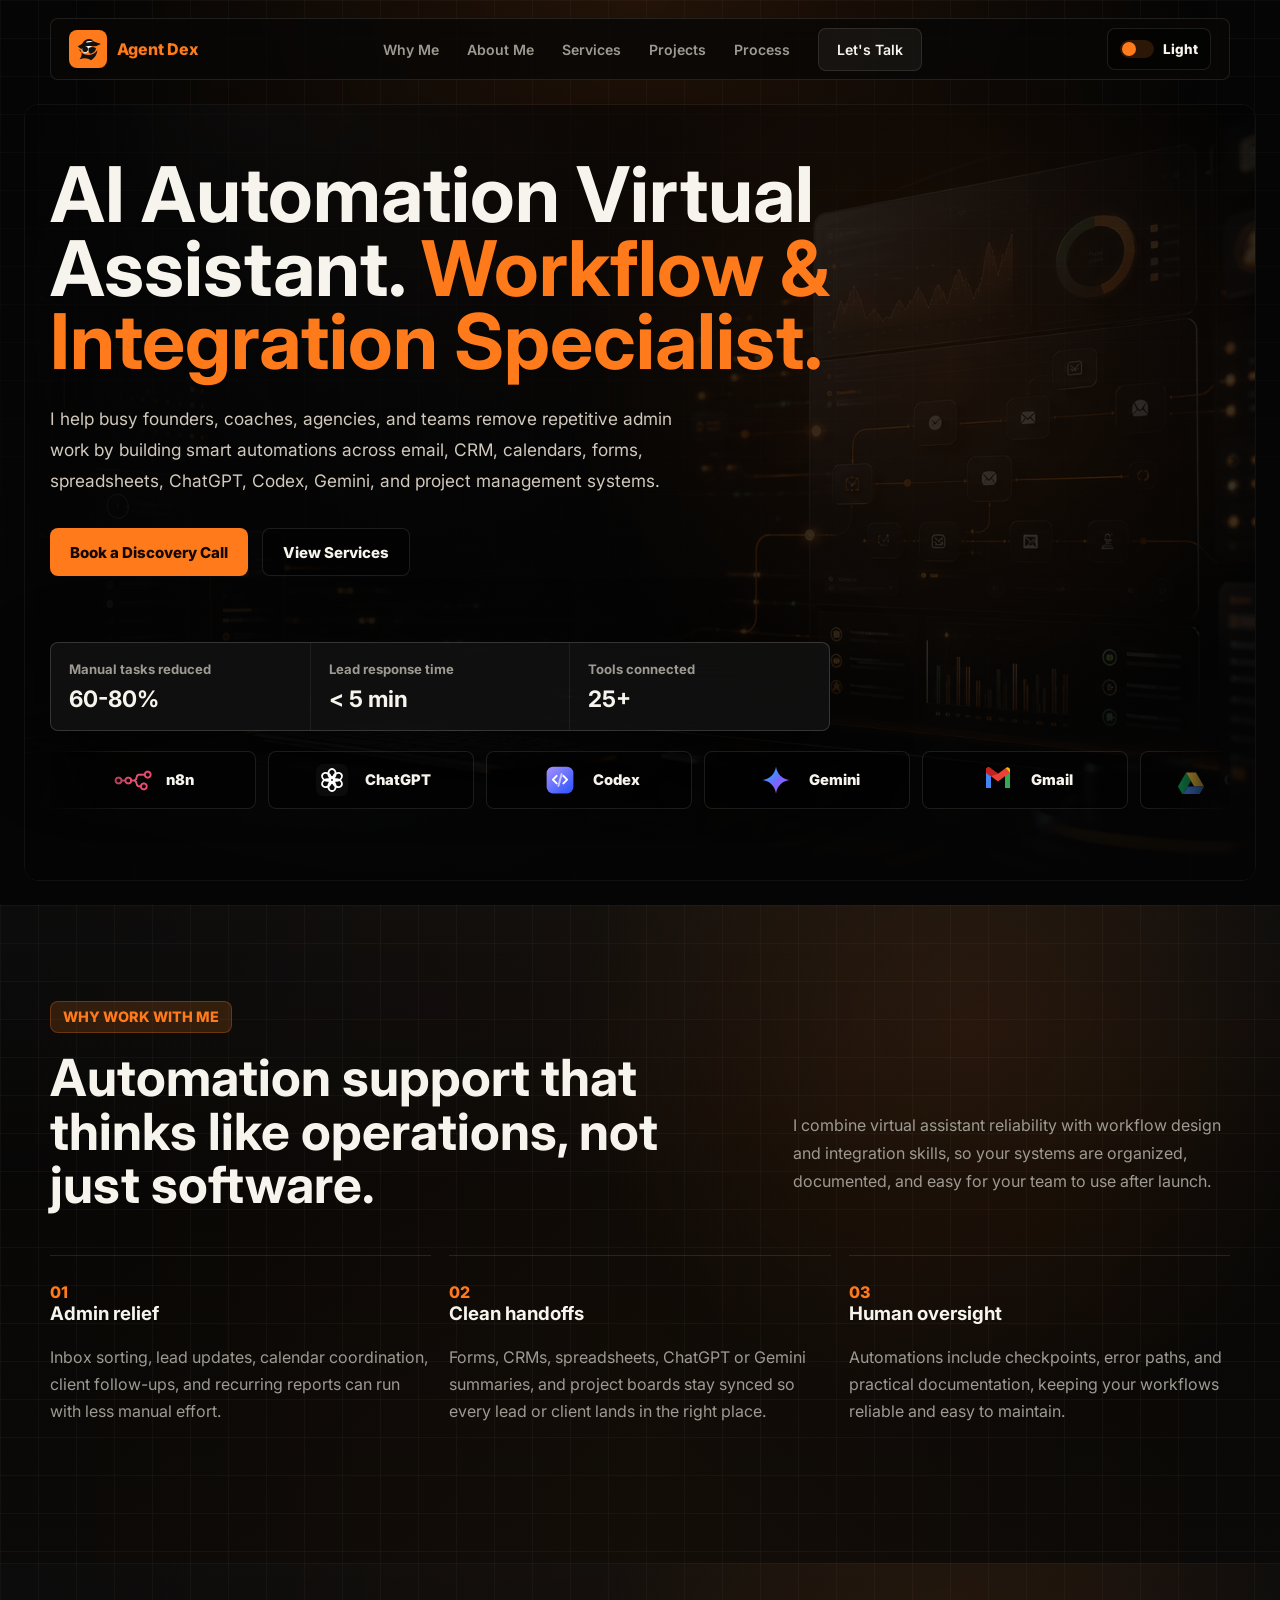
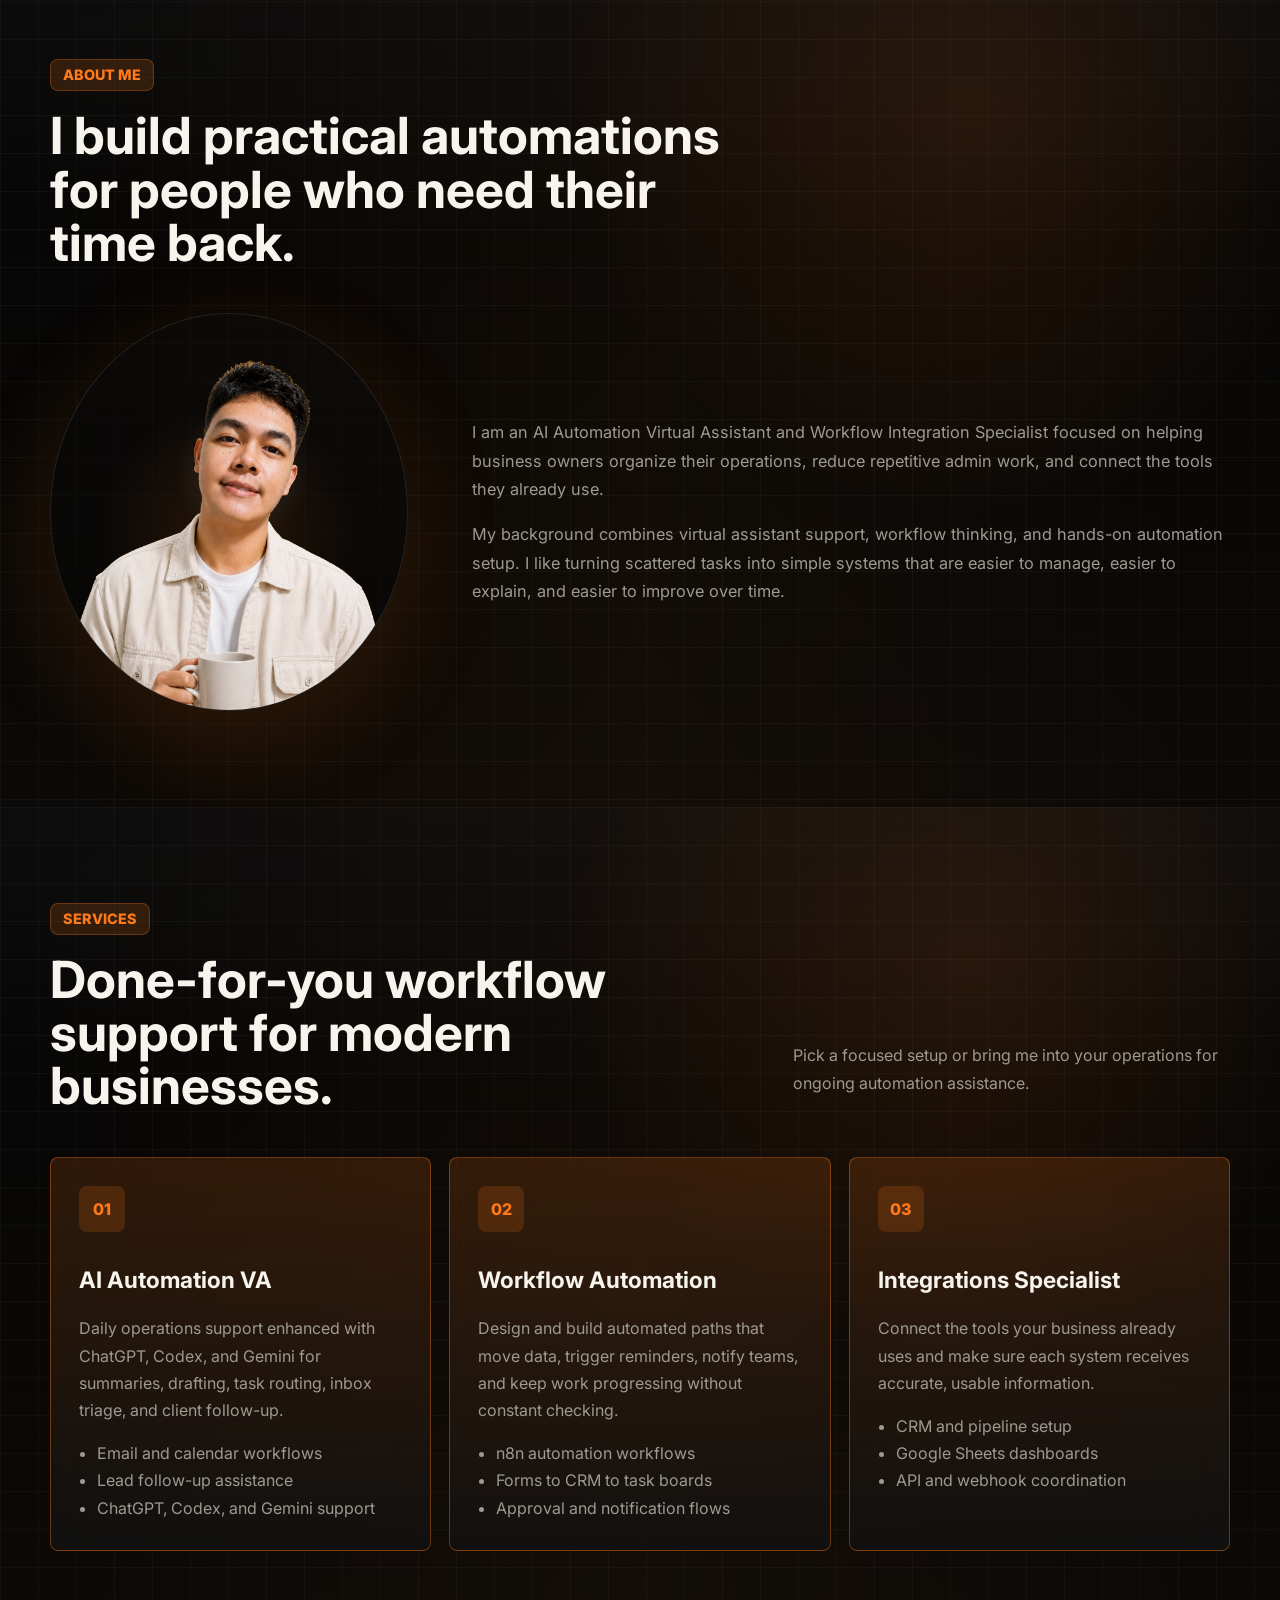
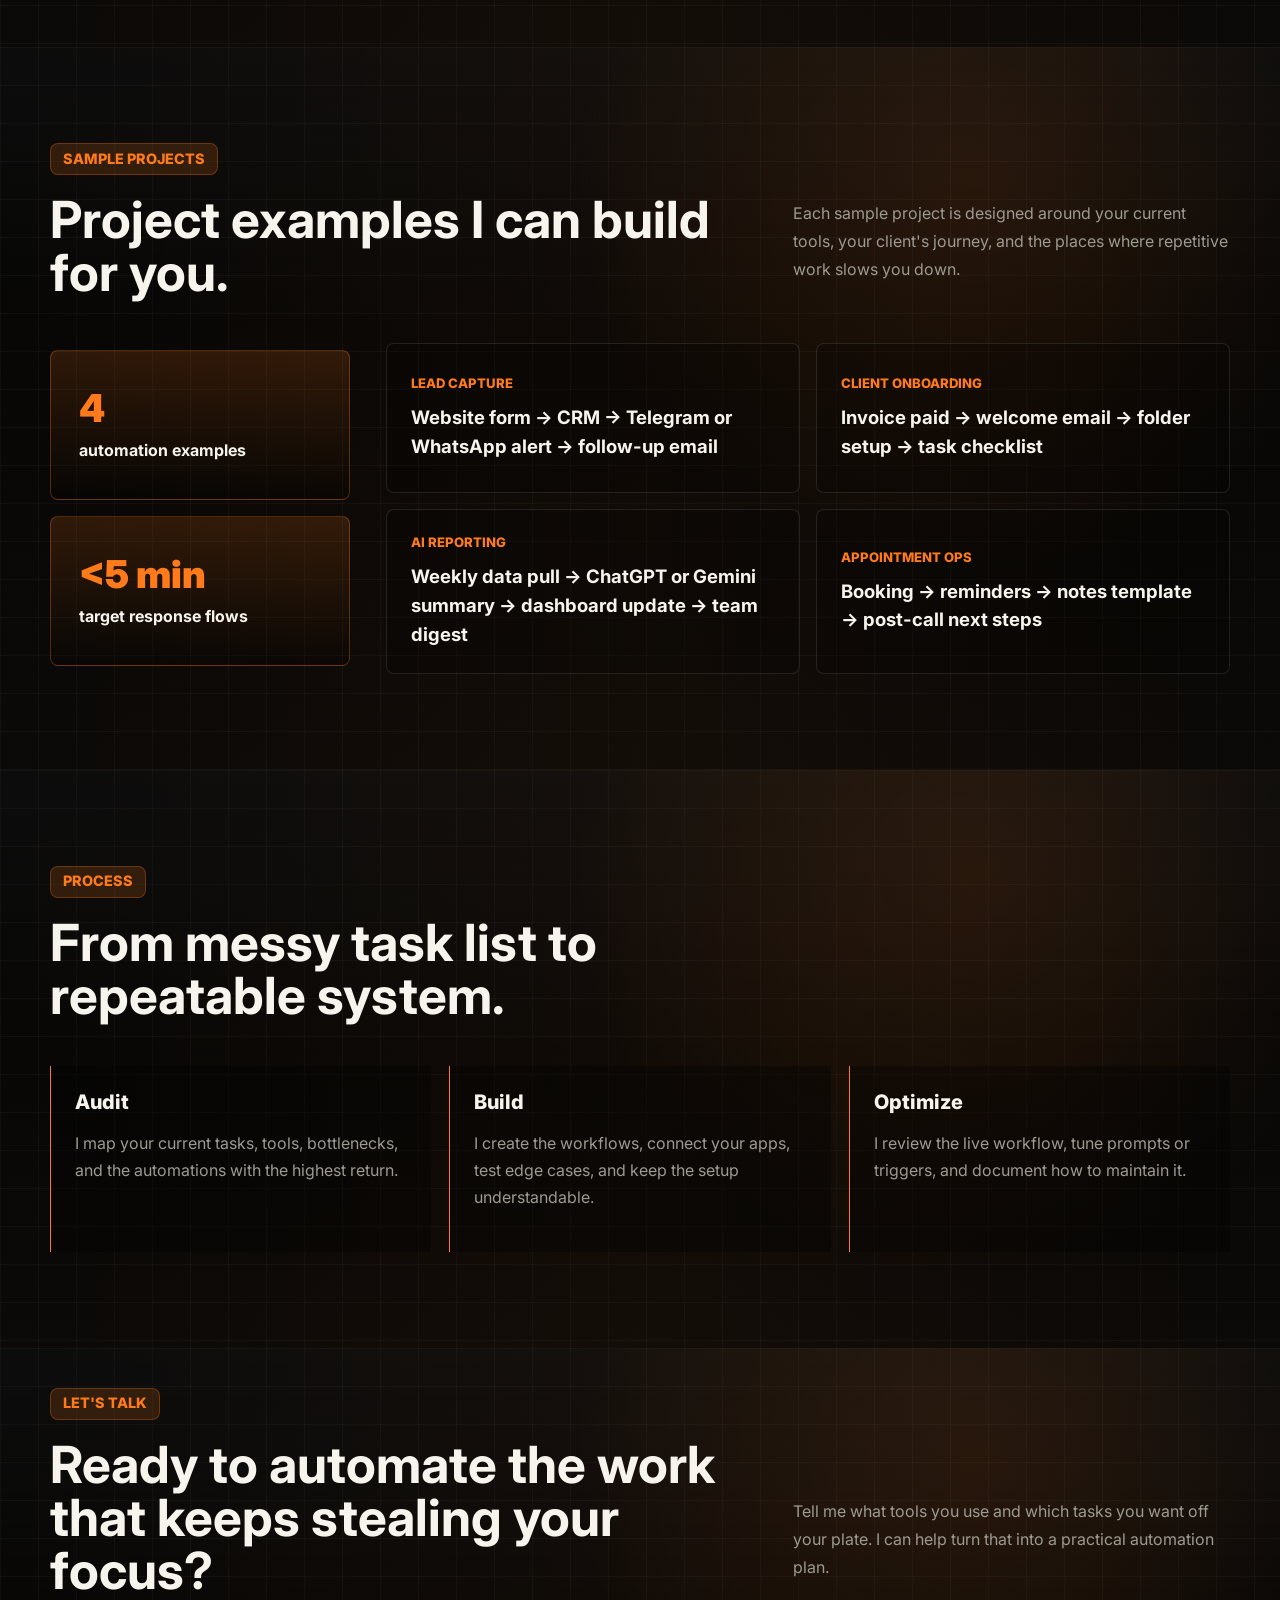
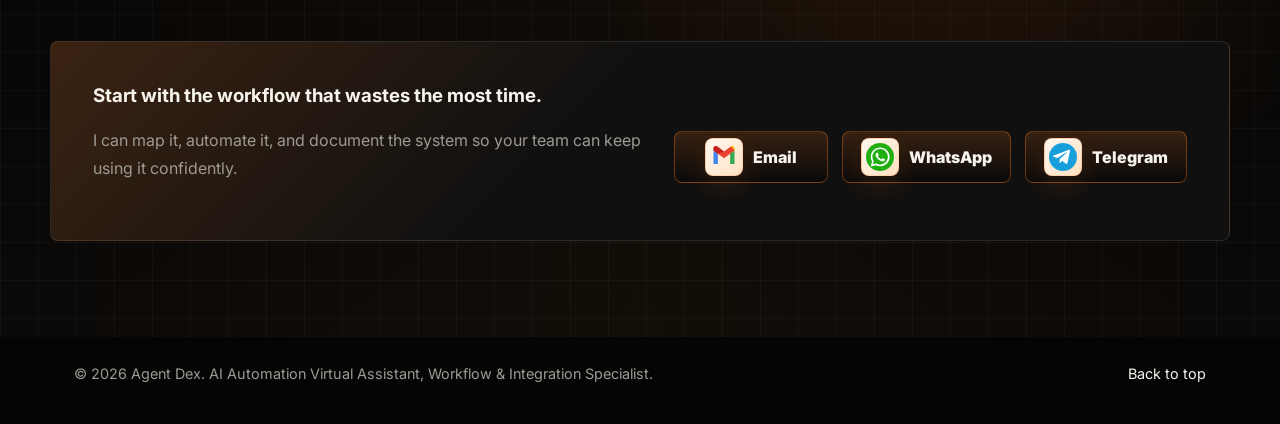
<file: index.html>
<!DOCTYPE html>
<html lang="en">
<head>
  <meta charset="UTF-8" />
  <meta name="viewport" content="width=device-width, initial-scale=1.0" />
  <meta name="description" content="Agent Dex portfolio for AI Automation Virtual Assistant, Workflow & Integration Specialist services." />
  <title>Agent Dex | AI Automation Virtual Assistant</title>
  <link rel="preconnect" href="https://fonts.googleapis.com" />
  <link rel="preconnect" href="https://fonts.gstatic.com" crossorigin />
  <link href="https://fonts.googleapis.com/css2?family=Inter:wght@400;500;600;700;800&display=swap" rel="stylesheet" />
  <link rel="stylesheet" href="assets/css/styles.css?v=20260521-23" />
</head>
<body>
  <!-- Header / Navigation -->
  <header class="site-header" id="top">
    <nav class="nav-shell" aria-label="Primary navigation">
      <a class="brand" href="#top" aria-label="Agent Dex home">
        <span class="brand-mark">
          <svg viewBox="0 0 96 96" aria-hidden="true" focusable="false">
            <path d="M15 39c10-3 15-9 22-15 8-7 18-7 28-1 7 5 14 7 23 8-6 6-18 9-29 8-11-1-21 2-29 9-5-1-10-4-15-9Z" />
            <path d="M31 29c6-11 18-16 31-11l-2 17c-11-3-20-1-29 6V29Z" />
            <path d="M18 48c9 13 17 19 31 19 11 0 20-4 29-15-1 13-8 25-20 32-10-7-22-9-37-3 7-8 9-17 4-28-3-2-5-3-7-5Z" />
            <path class="brand-logo-face" d="M30 47c8-8 18-10 30-7-3 12-11 20-22 22-6-3-9-8-8-15Z" />
            <circle cx="39" cy="49" r="9" />
            <path d="M50 45c9-5 17-4 24 1-3 9-9 15-18 17-6-3-8-9-6-18Z" />
            <path d="M59 23c12 2 22 5 30 10-11 0-20-2-30-6v-4Z" />
            <path class="brand-logo-shine" d="M43 24c8-3 16-2 22 2-8-1-15 0-22 2v-4Z" />
          </svg>
        </span>
        <span>Agent Dex</span>
      </a>
      <div class="nav-actions">
        <button class="theme-toggle" type="button" data-theme-toggle aria-label="Switch to light mode" aria-pressed="false">
          <span class="toggle-track" aria-hidden="true">
            <span class="toggle-dot"></span>
          </span>
          <span class="toggle-text" data-theme-label>Light</span>
        </button>
        <button class="nav-toggle" type="button" aria-label="Open menu" aria-expanded="false">
          <span aria-hidden="true"></span>
          <span aria-hidden="true"></span>
        </button>
      </div>
      <div class="nav-links" data-nav-links>
        <a href="#why">Why Me</a>
        <a href="#about">About Me</a>
        <a href="#services">Services</a>
        <a href="#workflows">Projects</a>
        <a href="#process">Process</a>
        <a href="#contact" class="nav-cta">Let's Talk</a>
      </div>
    </nav>
  </header>

  <main>
    <!-- Hero -->
    <section class="hero section-pad">
      <div class="hero-bg" aria-hidden="true">
        <img src="assets/images/automation-command-center.png" alt="" />
      </div>
      <div class="hero-grid">
        <div class="hero-copy">
          <h1>
            AI Automation Virtual Assistant.
            <span>Workflow & Integration Specialist.</span>
          </h1>
          <p>
            I help busy founders, coaches, agencies, and teams remove repetitive admin work by building smart automations across email, CRM, calendars, forms, spreadsheets, ChatGPT, Codex, Gemini, and project management systems.
          </p>
          <div class="hero-actions">
            <a class="btn btn-primary" href="#contact">Book a Discovery Call</a>
            <a class="btn btn-secondary" href="#services">View Services</a>
          </div>
        </div>
        <div class="hero-metrics" aria-label="Automation results snapshot">
          <div>
            <span>Manual tasks reduced</span>
            <strong>60-80%</strong>
          </div>
          <div>
            <span>Lead response time</span>
            <strong>&lt; 5 min</strong>
          </div>
          <div>
            <span>Tools connected</span>
            <strong>25+</strong>
          </div>
        </div>
      </div>
      <div class="tool-strip" aria-label="Tools supported">
        <div class="tool-marquee">
          <div class="tool-track">
            <span class="logo-chip"><img src="assets/images/logos/n8n-mark.png" alt="" /><span>n8n</span></span>
            <span class="logo-chip"><img src="assets/images/logos/chatgpt.svg" alt="" /><span>ChatGPT</span></span>
            <span class="logo-chip"><img src="assets/images/logos/codex.svg" alt="" /><span>Codex</span></span>
            <span class="logo-chip"><img src="assets/images/logos/gemini.svg" alt="" /><span>Gemini</span></span>
            <span class="logo-chip"><img src="assets/images/logos/gmail.svg" alt="" /><span>Gmail</span></span>
            <span class="logo-chip"><img src="assets/images/logos/google-drive.svg" alt="" /><span>Google Drive</span></span>
            <span class="logo-chip"><img src="assets/images/logos/zoho-crm.svg" alt="" /><span>Zoho CRM</span></span>
            <span class="logo-chip"><img src="assets/images/logos/google-sheets.svg" alt="" /><span>Google Sheets</span></span>
            <span class="logo-chip"><img src="assets/images/logos/google-calendar.svg" alt="" /><span>Calendar</span></span>
            <span class="logo-chip"><img src="assets/images/logos/telegram.svg" alt="" /><span>Telegram</span></span>
            <span class="logo-chip"><img src="assets/images/logos/facebook.svg" alt="" /><span>Facebook</span></span>
            <span class="logo-chip"><img src="assets/images/logos/api-integration.svg" alt="" /><span>API Integration</span></span>
            <span class="logo-chip" aria-hidden="true"><img src="assets/images/logos/n8n-mark.png" alt="" /><span>n8n</span></span>
            <span class="logo-chip" aria-hidden="true"><img src="assets/images/logos/chatgpt.svg" alt="" /><span>ChatGPT</span></span>
            <span class="logo-chip" aria-hidden="true"><img src="assets/images/logos/codex.svg" alt="" /><span>Codex</span></span>
            <span class="logo-chip" aria-hidden="true"><img src="assets/images/logos/gemini.svg" alt="" /><span>Gemini</span></span>
            <span class="logo-chip" aria-hidden="true"><img src="assets/images/logos/gmail.svg" alt="" /><span>Gmail</span></span>
            <span class="logo-chip" aria-hidden="true"><img src="assets/images/logos/google-drive.svg" alt="" /><span>Google Drive</span></span>
            <span class="logo-chip" aria-hidden="true"><img src="assets/images/logos/zoho-crm.svg" alt="" /><span>Zoho CRM</span></span>
            <span class="logo-chip" aria-hidden="true"><img src="assets/images/logos/google-sheets.svg" alt="" /><span>Google Sheets</span></span>
            <span class="logo-chip" aria-hidden="true"><img src="assets/images/logos/google-calendar.svg" alt="" /><span>Calendar</span></span>
            <span class="logo-chip" aria-hidden="true"><img src="assets/images/logos/telegram.svg" alt="" /><span>Telegram</span></span>
            <span class="logo-chip" aria-hidden="true"><img src="assets/images/logos/facebook.svg" alt="" /><span>Facebook</span></span>
            <span class="logo-chip" aria-hidden="true"><img src="assets/images/logos/api-integration.svg" alt="" /><span>API Integration</span></span>
          </div>
        </div>
      </div>
    </section>

    <!-- Value Proposition -->
    <section class="section-pad intro" id="why">
      <div class="section-heading">
        <div>
          <div class="section-kicker">Why Work With Me</div>
          <h2>Automation support that thinks like operations, not just software.</h2>
        </div>
        <p>
          I combine virtual assistant reliability with workflow design and integration skills, so your systems are organized, documented, and easy for your team to use after launch.
        </p>
      </div>
      <div class="proof-grid">
        <article>
          <span>01</span>
          <h3>Admin relief</h3>
          <p>Inbox sorting, lead updates, calendar coordination, client follow-ups, and recurring reports can run with less manual effort.</p>
        </article>
        <article>
          <span>02</span>
          <h3>Clean handoffs</h3>
          <p>Forms, CRMs, spreadsheets, ChatGPT or Gemini summaries, and project boards stay synced so every lead or client lands in the right place.</p>
        </article>
        <article>
          <span>03</span>
          <h3>Human oversight</h3>
          <p>Automations include checkpoints, error paths, and practical documentation, keeping your workflows reliable and easy to maintain.</p>
        </article>
      </div>
    </section>

    <!-- About Me -->
    <section class="section-pad about" id="about">
      <div class="section-heading">
        <div>
          <div class="section-kicker">About Me</div>
          <h2>I build practical automations for people who need their time back.</h2>
        </div>
      </div>
      <div class="about-layout">
        <div class="about-image">
          <img src="assets/images/dex-profile-transparent.png" alt="Agent Dex portrait" />
        </div>
        <div class="about-copy">
          <p>
            I am an AI Automation Virtual Assistant and Workflow Integration Specialist focused on helping business owners organize their operations, reduce repetitive admin work, and connect the tools they already use.
          </p>
          <p>
            My background combines virtual assistant support, workflow thinking, and hands-on automation setup. I like turning scattered tasks into simple systems that are easier to manage, easier to explain, and easier to improve over time.
          </p>
        </div>
      </div>
    </section>

    <!-- Services -->
    <section class="section-pad services" id="services">
      <div class="section-heading">
        <div>
          <div class="section-kicker">Services</div>
          <h2>Done-for-you workflow support for modern businesses.</h2>
        </div>
        <p>Pick a focused setup or bring me into your operations for ongoing automation assistance.</p>
      </div>
      <div class="service-grid">
        <article class="service-card">
          <div class="icon-box">01</div>
          <h3>AI Automation VA</h3>
          <p>Daily operations support enhanced with ChatGPT, Codex, and Gemini for summaries, drafting, task routing, inbox triage, and client follow-up.</p>
          <ul>
            <li>Email and calendar workflows</li>
            <li>Lead follow-up assistance</li>
            <li>ChatGPT, Codex, and Gemini support</li>
          </ul>
        </article>
        <article class="service-card featured">
          <div class="icon-box">02</div>
          <h3>Workflow Automation</h3>
          <p>Design and build automated paths that move data, trigger reminders, notify teams, and keep work progressing without constant checking.</p>
          <ul>
            <li>n8n automation workflows</li>
            <li>Forms to CRM to task boards</li>
            <li>Approval and notification flows</li>
          </ul>
        </article>
        <article class="service-card">
          <div class="icon-box">03</div>
          <h3>Integrations Specialist</h3>
          <p>Connect the tools your business already uses and make sure each system receives accurate, usable information.</p>
          <ul>
            <li>CRM and pipeline setup</li>
            <li>Google Sheets dashboards</li>
            <li>API and webhook coordination</li>
          </ul>
        </article>
      </div>
    </section>

    <!-- Sample Projects -->
    <section class="section-pad workflows" id="workflows">
      <div class="section-heading">
        <div>
          <div class="section-kicker">Sample Projects</div>
          <h2>Project examples I can build for you.</h2>
        </div>
        <p>Each sample project is designed around your current tools, your client's journey, and the places where repetitive work slows you down.</p>
      </div>
      <div class="workflow-board">
        <div class="project-summary">
          <div>
            <span>4</span>
            <strong>automation examples</strong>
          </div>
          <div>
            <span>&lt;5 min</span>
            <strong>target response flows</strong>
          </div>
        </div>
        <div class="workflow-list">
          <a class="workflow-item" href="/projects/lead-capture/">
            <span>Lead Capture</span>
            <strong>Website form -> CRM -> Telegram or WhatsApp alert -> follow-up email</strong>
          </a>
          <a class="workflow-item" href="/projects/client-onboarding/">
            <span>Client Onboarding</span>
            <strong>Invoice paid -> welcome email -> folder setup -> task checklist</strong>
          </a>
          <a class="workflow-item" href="/projects/ai-reporting/">
            <span>AI Reporting</span>
            <strong>Weekly data pull -> ChatGPT or Gemini summary -> dashboard update -> team digest</strong>
          </a>
          <a class="workflow-item" href="/projects/appointment-ops/">
            <span>Appointment Ops</span>
            <strong>Booking -> reminders -> notes template -> post-call next steps</strong>
          </a>
        </div>
      </div>
    </section>

    <!-- Process -->
    <section class="section-pad process" id="process">
      <div class="section-heading">
        <div>
          <div class="section-kicker">Process</div>
          <h2>From messy task list to repeatable system.</h2>
        </div>
      </div>
      <div class="timeline">
        <article>
          <span>Audit</span>
          <p>I map your current tasks, tools, bottlenecks, and the automations with the highest return.</p>
        </article>
        <article>
          <span>Build</span>
          <p>I create the workflows, connect your apps, test edge cases, and keep the setup understandable.</p>
        </article>
        <article>
          <span>Optimize</span>
          <p>I review the live workflow, tune prompts or triggers, and document how to maintain it.</p>
        </article>
      </div>
    </section>

    <!-- Contact CTA -->
    <section class="section-pad contact" id="contact">
      <div class="section-heading">
        <div>
          <div class="section-kicker">Let's Talk</div>
          <h2>Ready to automate the work that keeps stealing your focus?</h2>
        </div>
        <p>Tell me what tools you use and which tasks you want off your plate. I can help turn that into a practical automation plan.</p>
      </div>
      <div class="contact-box">
        <div>
          <h3>Start with the workflow that wastes the most time.</h3>
          <p>I can map it, automate it, and document the system so your team can keep using it confidently.</p>
        </div>
        <div class="contact-actions">
          <a class="contact-link email-link" href="mailto:dekables00@gmail.com?subject=AI%20Automation%20Project%20Inquiry&body=Hi%20Dex%20I'm%20Interested%20in%20your%20service.">
            <span class="contact-icon"><img src="assets/images/logos/gmail.svg" alt="" /></span>
            <span>Email</span>
          </a>
          <a class="contact-link whatsapp-link" href="https://wa.me/639957609952?text=Hi%20Dex%20I'm%20Interested%20in%20your%20service." target="_blank" rel="noreferrer">
            <span class="contact-icon"><img src="assets/images/logos/whatsapp.svg" alt="" /></span>
            <span>WhatsApp</span>
          </a>
          <a class="contact-link telegram-link" href="https://t.me/jdanonuevo" target="_blank" rel="noreferrer">
            <span class="contact-icon"><img src="assets/images/logos/telegram.svg" alt="" /></span>
            <span>Telegram</span>
          </a>
        </div>
      </div>
    </section>
  </main>

  <footer class="site-footer">
    <p>&copy; 2026 Agent Dex. AI Automation Virtual Assistant, Workflow & Integration Specialist.</p>
    <a href="#top">Back to top</a>
  </footer>

  <script src="assets/js/main.js?v=20260523-4"></script>
</body>
</html>
</file>
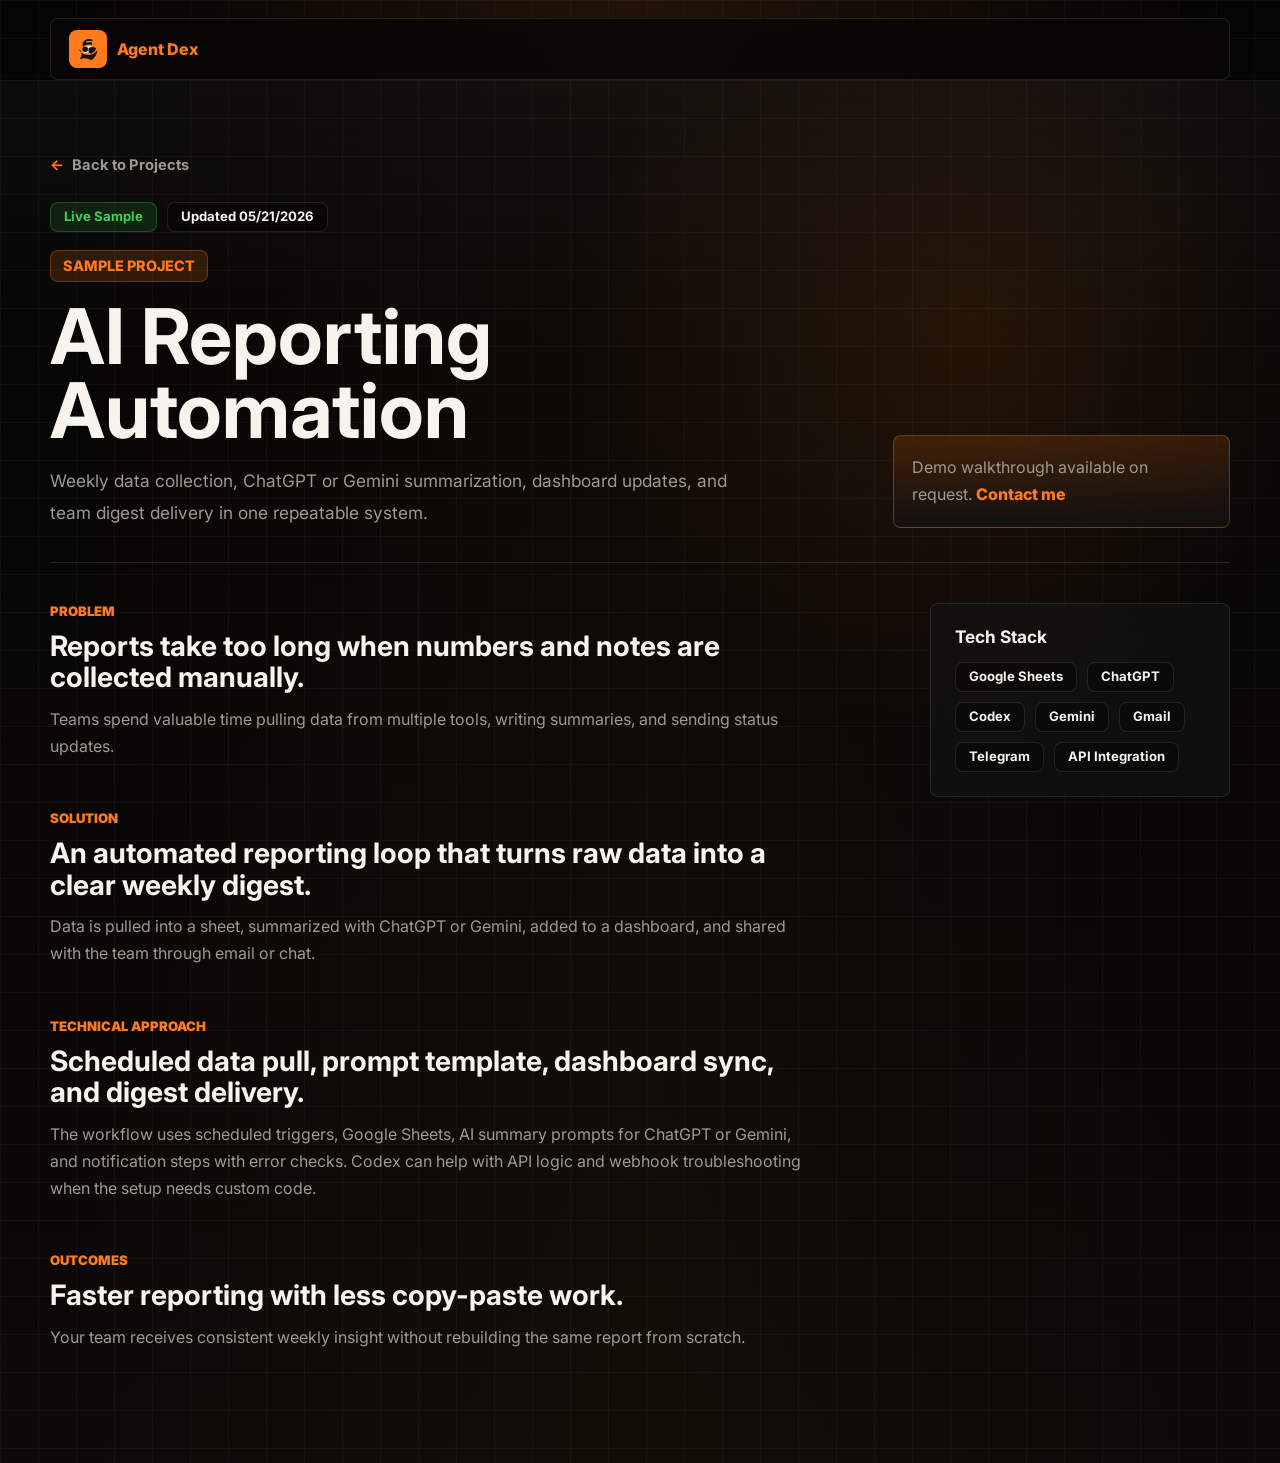
<file: projects/ai-reporting/index.html>
<!DOCTYPE html>
<html lang="en">
<head>
  <meta charset="UTF-8" />
  <meta name="viewport" content="width=device-width, initial-scale=1.0" />
  <title>AI Reporting Project | Agent Dex</title>
  <link rel="preconnect" href="https://fonts.googleapis.com" />
  <link rel="preconnect" href="https://fonts.gstatic.com" crossorigin />
  <link href="https://fonts.googleapis.com/css2?family=Inter:wght@400;500;600;700;800&display=swap" rel="stylesheet" />
  <link rel="stylesheet" href="/assets/css/styles.css?v=20260521-23" />
</head>
<body>
  <header class="site-header" id="top"><nav class="nav-shell" aria-label="Project navigation"><a class="brand" href="/"><span class="brand-mark"><img src="/assets/images/agent-dex-logo.svg" alt="" /></span><span>Agent Dex</span></a></nav></header>
  <main><section class="section-pad project-detail"><div class="project-shell"><a class="project-back" href="/?section=workflows">Back to Projects</a><div class="project-meta"><span>Live Sample</span><span>Updated 05/21/2026</span></div><div class="project-hero-copy"><div><div class="section-kicker">Sample Project</div><h1>AI Reporting Automation</h1><p>Weekly data collection, ChatGPT or Gemini summarization, dashboard updates, and team digest delivery in one repeatable system.</p></div><div class="project-note">Demo walkthrough available on request. <a href="/?section=contact">Contact me</a></div></div><div class="project-case-layout"><div class="project-case-list"><article class="case-block"><span>Problem</span><h2>Reports take too long when numbers and notes are collected manually.</h2><p>Teams spend valuable time pulling data from multiple tools, writing summaries, and sending status updates.</p></article><article class="case-block"><span>Solution</span><h2>An automated reporting loop that turns raw data into a clear weekly digest.</h2><p>Data is pulled into a sheet, summarized with ChatGPT or Gemini, added to a dashboard, and shared with the team through email or chat.</p></article><article class="case-block"><span>Technical Approach</span><h2>Scheduled data pull, prompt template, dashboard sync, and digest delivery.</h2><p>The workflow uses scheduled triggers, Google Sheets, AI summary prompts for ChatGPT or Gemini, and notification steps with error checks. Codex can help with API logic and webhook troubleshooting when the setup needs custom code.</p></article><article class="case-block"><span>Outcomes</span><h2>Faster reporting with less copy-paste work.</h2><p>Your team receives consistent weekly insight without rebuilding the same report from scratch.</p></article></div><aside class="tech-stack"><h2>Tech Stack</h2><div><span>Google Sheets</span><span>ChatGPT</span><span>Codex</span><span>Gemini</span><span>Gmail</span><span>Telegram</span><span>API Integration</span></div></aside></div></div></section></main>
  <script src="/assets/js/main.js?v=20260523-4"></script>
</body>
</html>
</file>
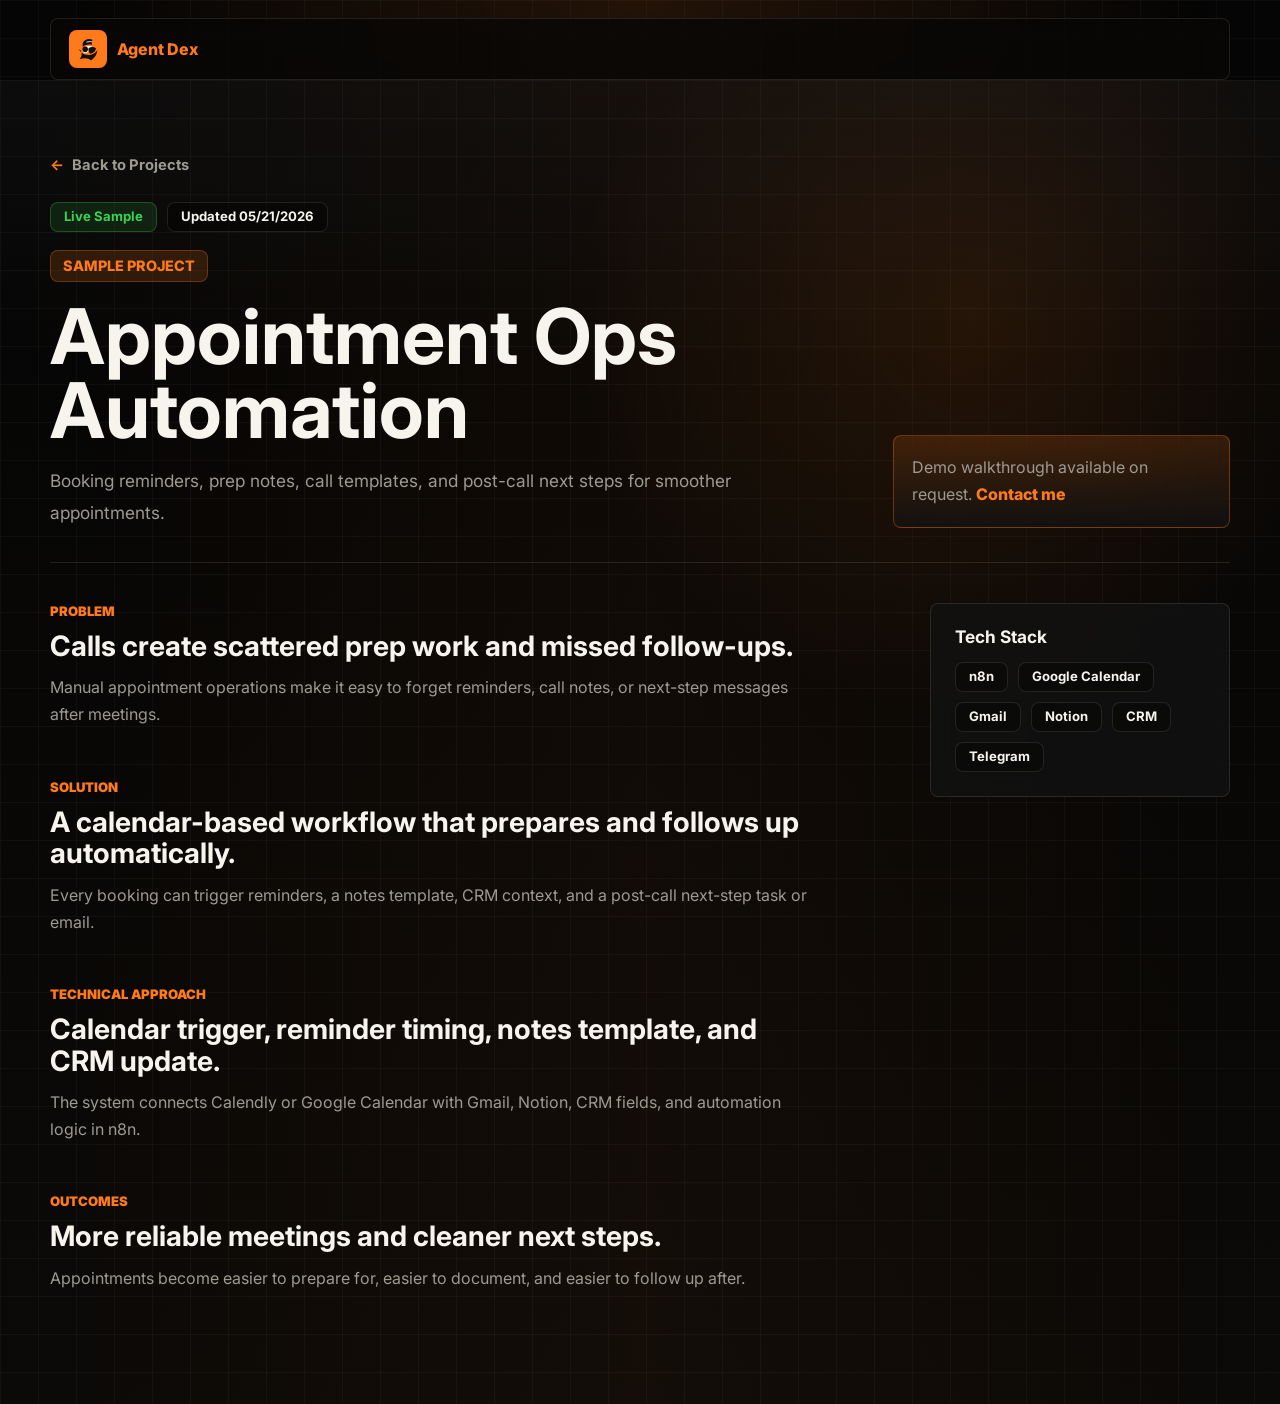
<file: projects/appointment-ops/index.html>
<!DOCTYPE html>
<html lang="en">
<head>
  <meta charset="UTF-8" />
  <meta name="viewport" content="width=device-width, initial-scale=1.0" />
  <title>Appointment Ops Project | Agent Dex</title>
  <link rel="preconnect" href="https://fonts.googleapis.com" />
  <link rel="preconnect" href="https://fonts.gstatic.com" crossorigin />
  <link href="https://fonts.googleapis.com/css2?family=Inter:wght@400;500;600;700;800&display=swap" rel="stylesheet" />
  <link rel="stylesheet" href="/assets/css/styles.css?v=20260521-23" />
</head>
<body>
  <header class="site-header" id="top"><nav class="nav-shell" aria-label="Project navigation"><a class="brand" href="/"><span class="brand-mark"><img src="/assets/images/agent-dex-logo.svg" alt="" /></span><span>Agent Dex</span></a></nav></header>
  <main><section class="section-pad project-detail"><div class="project-shell"><a class="project-back" href="/?section=workflows">Back to Projects</a><div class="project-meta"><span>Live Sample</span><span>Updated 05/21/2026</span></div><div class="project-hero-copy"><div><div class="section-kicker">Sample Project</div><h1>Appointment Ops Automation</h1><p>Booking reminders, prep notes, call templates, and post-call next steps for smoother appointments.</p></div><div class="project-note">Demo walkthrough available on request. <a href="/?section=contact">Contact me</a></div></div><div class="project-case-layout"><div class="project-case-list"><article class="case-block"><span>Problem</span><h2>Calls create scattered prep work and missed follow-ups.</h2><p>Manual appointment operations make it easy to forget reminders, call notes, or next-step messages after meetings.</p></article><article class="case-block"><span>Solution</span><h2>A calendar-based workflow that prepares and follows up automatically.</h2><p>Every booking can trigger reminders, a notes template, CRM context, and a post-call next-step task or email.</p></article><article class="case-block"><span>Technical Approach</span><h2>Calendar trigger, reminder timing, notes template, and CRM update.</h2><p>The system connects Calendly or Google Calendar with Gmail, Notion, CRM fields, and automation logic in n8n.</p></article><article class="case-block"><span>Outcomes</span><h2>More reliable meetings and cleaner next steps.</h2><p>Appointments become easier to prepare for, easier to document, and easier to follow up after.</p></article></div><aside class="tech-stack"><h2>Tech Stack</h2><div><span>n8n</span><span>Google Calendar</span><span>Gmail</span><span>Notion</span><span>CRM</span><span>Telegram</span></div></aside></div></div></section></main>
  <script src="/assets/js/main.js?v=20260523-4"></script>
</body>
</html>
</file>
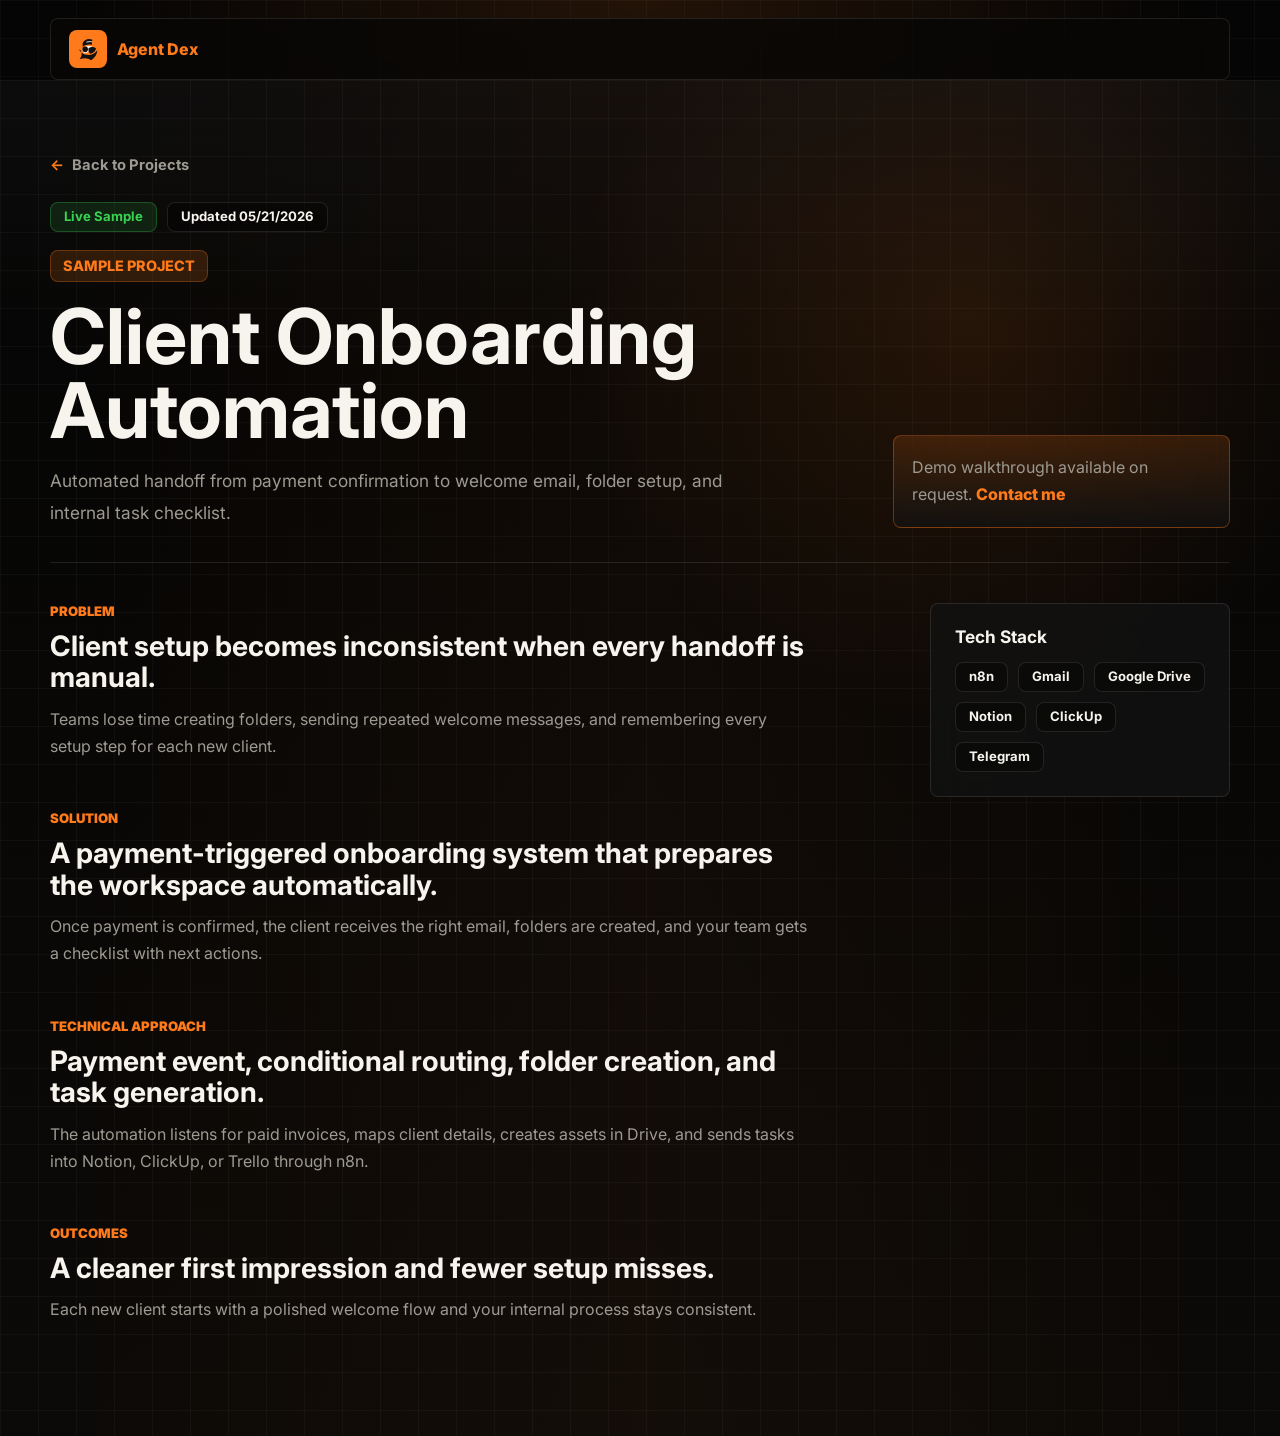
<file: projects/client-onboarding/index.html>
<!DOCTYPE html>
<html lang="en">
<head>
  <meta charset="UTF-8" />
  <meta name="viewport" content="width=device-width, initial-scale=1.0" />
  <title>Client Onboarding Project | Agent Dex</title>
  <link rel="preconnect" href="https://fonts.googleapis.com" />
  <link rel="preconnect" href="https://fonts.gstatic.com" crossorigin />
  <link href="https://fonts.googleapis.com/css2?family=Inter:wght@400;500;600;700;800&display=swap" rel="stylesheet" />
  <link rel="stylesheet" href="/assets/css/styles.css?v=20260521-23" />
</head>
<body>
  <header class="site-header" id="top"><nav class="nav-shell" aria-label="Project navigation"><a class="brand" href="/"><span class="brand-mark"><img src="/assets/images/agent-dex-logo.svg" alt="" /></span><span>Agent Dex</span></a></nav></header>
  <main><section class="section-pad project-detail"><div class="project-shell"><a class="project-back" href="/?section=workflows">Back to Projects</a><div class="project-meta"><span>Live Sample</span><span>Updated 05/21/2026</span></div><div class="project-hero-copy"><div><div class="section-kicker">Sample Project</div><h1>Client Onboarding Automation</h1><p>Automated handoff from payment confirmation to welcome email, folder setup, and internal task checklist.</p></div><div class="project-note">Demo walkthrough available on request. <a href="/?section=contact">Contact me</a></div></div><div class="project-case-layout"><div class="project-case-list"><article class="case-block"><span>Problem</span><h2>Client setup becomes inconsistent when every handoff is manual.</h2><p>Teams lose time creating folders, sending repeated welcome messages, and remembering every setup step for each new client.</p></article><article class="case-block"><span>Solution</span><h2>A payment-triggered onboarding system that prepares the workspace automatically.</h2><p>Once payment is confirmed, the client receives the right email, folders are created, and your team gets a checklist with next actions.</p></article><article class="case-block"><span>Technical Approach</span><h2>Payment event, conditional routing, folder creation, and task generation.</h2><p>The automation listens for paid invoices, maps client details, creates assets in Drive, and sends tasks into Notion, ClickUp, or Trello through n8n.</p></article><article class="case-block"><span>Outcomes</span><h2>A cleaner first impression and fewer setup misses.</h2><p>Each new client starts with a polished welcome flow and your internal process stays consistent.</p></article></div><aside class="tech-stack"><h2>Tech Stack</h2><div><span>n8n</span><span>Gmail</span><span>Google Drive</span><span>Notion</span><span>ClickUp</span><span>Telegram</span></div></aside></div></div></section></main>
  <script src="/assets/js/main.js?v=20260523-4"></script>
</body>
</html>
</file>
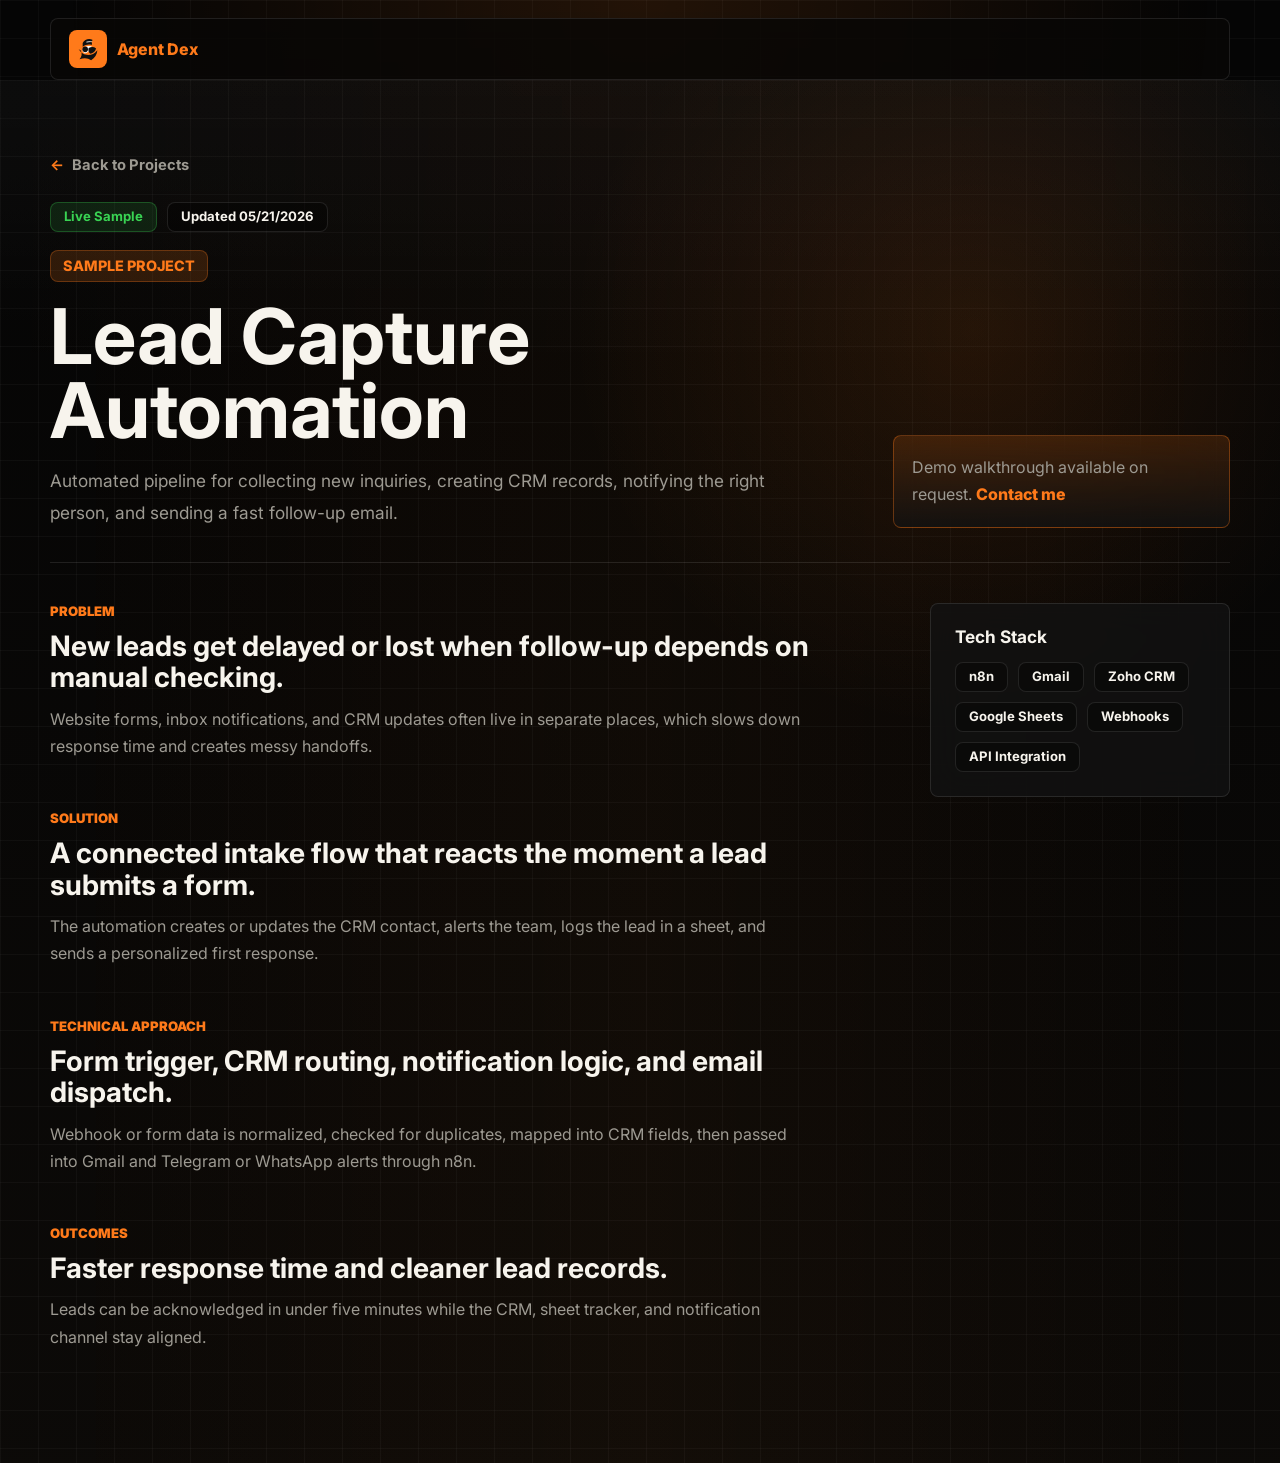
<file: projects/lead-capture/index.html>
<!DOCTYPE html>
<html lang="en">
<head>
  <meta charset="UTF-8" />
  <meta name="viewport" content="width=device-width, initial-scale=1.0" />
  <title>Lead Capture Project | Agent Dex</title>
  <link rel="preconnect" href="https://fonts.googleapis.com" />
  <link rel="preconnect" href="https://fonts.gstatic.com" crossorigin />
  <link href="https://fonts.googleapis.com/css2?family=Inter:wght@400;500;600;700;800&display=swap" rel="stylesheet" />
  <link rel="stylesheet" href="/assets/css/styles.css?v=20260521-23" />
</head>
<body>
  <header class="site-header" id="top">
    <nav class="nav-shell" aria-label="Project navigation">
      <a class="brand" href="/" aria-label="Agent Dex home">
        <span class="brand-mark"><img src="/assets/images/agent-dex-logo.svg" alt="" /></span>
        <span>Agent Dex</span>
      </a>
    </nav>
  </header>
  <main>
    <section class="section-pad project-detail">
      <div class="project-shell">
        <a class="project-back" href="/?section=workflows">Back to Projects</a><div class="project-meta">
          <span>Live Sample</span>
          <span>Updated 05/21/2026</span>
        </div>
        <div class="project-hero-copy">
          <div>
            <div class="section-kicker">Sample Project</div>
            <h1>Lead Capture Automation</h1>
            <p>Automated pipeline for collecting new inquiries, creating CRM records, notifying the right person, and sending a fast follow-up email.</p>
          </div>
          <div class="project-note">
            Demo walkthrough available on request. <a href="/?section=contact">Contact me</a>
          </div>
        </div>
        <div class="project-case-layout">
          <div class="project-case-list">
            <article class="case-block">
              <span>Problem</span>
              <h2>New leads get delayed or lost when follow-up depends on manual checking.</h2>
              <p>Website forms, inbox notifications, and CRM updates often live in separate places, which slows down response time and creates messy handoffs.</p>
            </article>
            <article class="case-block">
              <span>Solution</span>
              <h2>A connected intake flow that reacts the moment a lead submits a form.</h2>
              <p>The automation creates or updates the CRM contact, alerts the team, logs the lead in a sheet, and sends a personalized first response.</p>
            </article>
            <article class="case-block">
              <span>Technical Approach</span>
              <h2>Form trigger, CRM routing, notification logic, and email dispatch.</h2>
              <p>Webhook or form data is normalized, checked for duplicates, mapped into CRM fields, then passed into Gmail and Telegram or WhatsApp alerts through n8n.</p>
            </article>
            <article class="case-block">
              <span>Outcomes</span>
              <h2>Faster response time and cleaner lead records.</h2>
              <p>Leads can be acknowledged in under five minutes while the CRM, sheet tracker, and notification channel stay aligned.</p>
            </article>
          </div>
          <aside class="tech-stack" aria-label="Technology used">
            <h2>Tech Stack</h2>
            <div>
              <span>n8n</span>
              <span>Gmail</span>
              <span>Zoho CRM</span>
              <span>Google Sheets</span>
              <span>Webhooks</span>
              <span>API Integration</span>
            </div>
          </aside>
        </div>
      </div>
    </section>
  </main>
  <script src="/assets/js/main.js?v=20260523-4"></script>
</body>
</html>
</file>
<file: assets/css/styles.css>
:root {
  /* Design tokens */
  --bg: #050505;
  --bg-soft: #0f0d0b;
  --panel: rgba(18, 18, 18, 0.78);
  --panel-strong: #121212;
  --line: rgba(255, 255, 255, 0.1);
  --text: #f7f4ed;
  --muted: #9d9a92;
  --accent: #ff7a1a;
  --accent-soft: rgba(255, 122, 26, 0.16);
  --green: #39d353;
  --nav-bg: rgba(8, 7, 6, 0.8);
  --nav-menu-bg: #0a0908;
  --hero-copy: #d2c9bd;
  --hero-image-opacity: 0.5;
  --hero-image-filter: saturate(0.92) contrast(1.08);
  --hero-overlay:
    radial-gradient(circle at 75% 34%, rgba(255,122,26,0.17), transparent 24rem),
    linear-gradient(90deg, rgba(5,5,5,0.95), rgba(5,5,5,0.7) 44%, rgba(5,5,5,0.48)),
    linear-gradient(0deg, var(--bg) 0%, transparent 28%, rgba(5,5,5,0.38) 100%);
  --grid-line: rgba(255,255,255,0.03);
  --section-gradient: linear-gradient(180deg, var(--bg), var(--bg-soft));
  --screen-surface:
    radial-gradient(circle at 76% 18%, rgba(255,122,26,0.11), transparent 25rem),
    linear-gradient(var(--grid-line) 1px, transparent 1px),
    linear-gradient(90deg, var(--grid-line) 1px, transparent 1px),
    linear-gradient(180deg, rgba(5,5,5,0.96), rgba(12,10,8,0.98));
  --tool-bg: rgba(0,0,0,0.35);
  --item-bg: rgba(0,0,0,0.22);
  --contact-bg: #101010;
  --card-shadow: 0 24px 80px rgba(0,0,0,0.45);
  --portrait-bg:
    radial-gradient(circle at 54% 40%, rgba(255,255,255,0.13), transparent 22%),
    radial-gradient(circle at 50% 56%, rgba(255,122,26,0.12), transparent 46%),
    linear-gradient(180deg, rgba(16, 13, 11, 0.45), rgba(5, 5, 5, 0.68));
  --portrait-filter: saturate(0.95) contrast(1.02);
  --portrait-glow: 0 34px 100px rgba(255,122,26,0.16);
  --portrait-stage:
    linear-gradient(135deg, rgba(255,122,26,0.12), rgba(255,255,255,0.03) 36%, rgba(0,0,0,0.18)),
    rgba(8, 7, 6, 0.42);
  --portrait-ground: rgba(255,122,26,0.18);
  --max: 1180px;
}

[data-theme="light"] {
  --bg: #fbfaf7;
  --bg-soft: #ffffff;
  --panel: rgba(255, 255, 255, 0.82);
  --panel-strong: #ffffff;
  --line: rgba(20, 24, 31, 0.12);
  --text: #171717;
  --muted: #67625b;
  --accent: #e86412;
  --accent-soft: rgba(232, 100, 18, 0.13);
  --green: #1fa34a;
  --nav-bg: rgba(255, 255, 255, 0.78);
  --nav-menu-bg: #ffffff;
  --hero-copy: #453f38;
  --hero-image-opacity: 0.72;
  --hero-image-filter: brightness(1.78) saturate(0.7) contrast(0.8);
  --hero-overlay:
    radial-gradient(circle at 75% 34%, rgba(232,100,18,0.16), transparent 24rem),
    linear-gradient(90deg, rgba(255,255,255,0.96), rgba(255,255,255,0.8) 43%, rgba(255,255,255,0.52)),
    linear-gradient(0deg, var(--bg) 0%, transparent 32%, rgba(255,255,255,0.22) 100%);
  --grid-line: rgba(20,24,31,0.05);
  --section-gradient: linear-gradient(180deg, var(--bg), var(--bg-soft));
  --screen-surface:
    radial-gradient(circle at 76% 18%, rgba(232,100,18,0.1), transparent 25rem),
    linear-gradient(var(--grid-line) 1px, transparent 1px),
    linear-gradient(90deg, var(--grid-line) 1px, transparent 1px),
    linear-gradient(180deg, rgba(255,255,255,0.94), rgba(250,248,244,0.98));
  --tool-bg: rgba(255,255,255,0.68);
  --item-bg: rgba(255,255,255,0.62);
  --contact-bg: #ffffff;
  --card-shadow: 0 24px 80px rgba(31, 35, 41, 0.12);
  --portrait-bg:
    radial-gradient(circle at 54% 40%, rgba(255,255,255,0.2), transparent 24%),
    radial-gradient(circle at 50% 58%, rgba(232,100,18,0.1), transparent 48%),
    linear-gradient(180deg, rgba(236,230,219,0.46), rgba(219,211,198,0.5));
  --portrait-filter: brightness(1.02) saturate(0.95);
  --portrait-glow: 0 34px 100px rgba(232,100,18,0.13);
  --portrait-stage:
    linear-gradient(135deg, rgba(232,100,18,0.11), rgba(255,255,255,0.42) 38%, rgba(214,205,192,0.22)),
    rgba(239,234,226,0.34);
  --portrait-ground: rgba(169,113,65,0.18);
}

/* Base reset */
* {
  box-sizing: border-box;
}

html {
  scroll-behavior: auto;
}

body {
  margin: 0;
  min-height: 100vh;
  background: var(--bg);
  color: var(--text);
  font-family: "Inter", Arial, sans-serif;
  letter-spacing: 0;
  transition: background 180ms ease, color 180ms ease;
}

body::before {
  content: "";
  position: fixed;
  inset: 0;
  pointer-events: none;
  background:
    radial-gradient(circle at 50% 0%, rgba(255, 122, 26, 0.12), transparent 36rem),
    linear-gradient(var(--grid-line) 1px, transparent 1px),
    linear-gradient(90deg, var(--grid-line) 1px, transparent 1px);
  background-size: auto, 38px 38px, 38px 38px;
  mask-image: linear-gradient(to bottom, black, transparent 78%);
  z-index: -2;
}

a {
  color: inherit;
  text-decoration: none;
}

img {
  display: block;
  max-width: 100%;
}

/* Shared layout helpers */
.section-pad {
  position: relative;
  padding: 96px 24px;
}

.section-pad:not(.hero) {
  background: var(--screen-surface);
  background-size: auto, 38px 38px, 38px 38px, auto;
  overflow: hidden;
}

.section-pad:not(.hero)::before {
  content: "";
  position: absolute;
  inset: 0;
  pointer-events: none;
  background:
    linear-gradient(90deg, transparent, rgba(255,122,26,0.04) 50%, transparent),
    linear-gradient(180deg, rgba(255,255,255,0.035), transparent 18rem);
  opacity: 0.9;
}

.section-pad:not(.hero) > * {
  position: relative;
  z-index: 1;
}

[data-theme="light"] .section-pad:not(.hero)::before {
  background:
    linear-gradient(90deg, transparent, rgba(232,100,18,0.045) 50%, transparent),
    linear-gradient(180deg, rgba(255,255,255,0.5), transparent 18rem);
}

main section[id] {
  scroll-margin-top: 118px;
}

/* Header */
.site-header {
  position: sticky;
  top: 0;
  z-index: 20;
  padding: 18px 24px 0;
  transform: translateY(0);
  opacity: 1;
  transition: transform 360ms ease, opacity 360ms ease;
  will-change: transform, opacity;
}

.site-header.is-hidden {
  transform: translateY(calc(-100% - 20px));
  opacity: 0;
  pointer-events: none;
}

.nav-shell {
  width: min(var(--max), 100%);
  margin: 0 auto;
  min-height: 62px;
  display: flex;
  align-items: center;
  justify-content: space-between;
  gap: 24px;
  border: 1px solid var(--line);
  border-radius: 8px;
  background: var(--nav-bg);
  backdrop-filter: blur(22px);
  padding: 0 18px;
}

.brand,
.nav-actions,
.nav-links {
  display: flex;
  align-items: center;
}

.brand {
  gap: 10px;
  font-weight: 800;
  white-space: nowrap;
}

.brand-mark {
  width: 38px;
  height: 38px;
  display: grid;
  place-items: center;
  border-radius: 8px;
  background: var(--accent);
  padding: 4px;
}

.brand-mark svg {
  width: 100%;
  height: 100%;
  fill: #111;
}

.brand-mark img {
  width: 100%;
  height: 100%;
  object-fit: contain;
}

.brand-logo-face,
.brand-logo-shine {
  fill: #fff;
}

.nav-links {
  gap: 28px;
  color: var(--muted);
  font-size: 0.88rem;
  font-weight: 600;
  white-space: nowrap;
}

.nav-links a:hover {
  color: var(--text);
}

.nav-cta {
  color: var(--text) !important;
  padding: 12px 18px;
  border: 1px solid var(--line);
  border-radius: 8px;
  background: rgba(255,255,255,0.05);
  white-space: nowrap;
}

.nav-actions {
  order: 3;
  gap: 10px;
}

.theme-toggle {
  min-height: 42px;
  display: inline-flex;
  align-items: center;
  gap: 9px;
  border: 1px solid var(--line);
  border-radius: 8px;
  background: var(--tool-bg);
  color: var(--text);
  cursor: pointer;
  font: inherit;
  font-size: 0.84rem;
  font-weight: 800;
  padding: 0 12px;
  white-space: nowrap;
}

.toggle-track {
  width: 34px;
  height: 18px;
  display: flex;
  align-items: center;
  border-radius: 999px;
  background: var(--accent-soft);
  padding: 2px;
}

.toggle-dot {
  width: 14px;
  height: 14px;
  border-radius: 50%;
  background: var(--accent);
  transform: translateX(0);
  transition: transform 180ms ease;
}

[data-theme="light"] .toggle-dot {
  transform: translateX(16px);
}

.nav-toggle {
  display: none;
  width: 42px;
  height: 42px;
  border: 1px solid var(--line);
  border-radius: 8px;
  background: var(--tool-bg);
  cursor: pointer;
}

.nav-toggle span {
  display: block;
  width: 18px;
  height: 2px;
  margin: 5px auto;
  background: var(--text);
}

/* Hero */
.hero {
  position: relative;
  overflow: hidden;
  min-height: calc(100vh - 80px);
  display: flex;
  flex-direction: column;
  justify-content: flex-start;
  padding-top: 44px;
}

.hero-bg {
  position: absolute;
  inset: 24px;
  z-index: -1;
  border: 1px solid var(--line);
  border-radius: 14px;
  overflow: hidden;
  opacity: var(--hero-image-opacity);
}

.hero-bg::after {
  content: "";
  position: absolute;
  inset: 0;
  background: var(--hero-overlay);
}

.hero-bg img {
  width: 100%;
  height: 100%;
  object-fit: cover;
  filter: var(--hero-image-filter);
}

.hero-grid,
.tool-strip,
.split,
.proof-grid,
.section-heading,
.service-grid,
.workflow-board,
.timeline,
.contact-box,
.site-footer {
  width: min(var(--max), 100%);
  margin-inline: auto;
}

.hero-grid {
  position: relative;
  display: grid;
  grid-template-columns: minmax(0, 1fr);
  gap: 36px;
  align-items: center;
}

.hero-copy {
  position: relative;
  max-width: 880px;
}

@media (min-width: 1301px) {
  .hero-copy {
    max-width: min(760px, calc(100% - 460px));
  }
}

h1,
h2,
h3,
p {
  margin-top: 0;
}

h1 {
  margin-bottom: 24px;
  font-size: clamp(3.2rem, 7.2vw, 6rem);
  line-height: 0.96;
  letter-spacing: 0;
}

h1 span,
.section-kicker,
.brand {
  color: var(--accent);
}

.hero-copy p {
  max-width: 650px;
  color: var(--hero-copy);
  font-size: 1.08rem;
  line-height: 1.8;
}

.hero-actions,
.contact-actions {
  display: flex;
  flex-wrap: wrap;
  gap: 14px;
  margin-top: 32px;
}

.contact-link {
  min-height: 52px;
  display: inline-grid;
  grid-template-columns: 38px auto;
  align-items: center;
  justify-content: center;
  gap: 10px;
  min-width: 154px;
  border: 1px solid rgba(255,122,26,0.36);
  border-radius: 8px;
  background: linear-gradient(180deg, var(--accent-soft), var(--tool-bg));
  color: var(--text);
  font-weight: 850;
  padding: 0 18px;
  transition: transform 180ms ease, border-color 180ms ease, box-shadow 180ms ease;
}

.contact-link:hover,
.contact-link:focus-visible {
  transform: translateY(-3px);
  border-color: rgba(255,122,26,0.62);
  box-shadow: 0 18px 54px rgba(255,122,26,0.13);
  outline: none;
}

.contact-link img {
  width: 28px;
  height: 28px;
  object-fit: contain;
}

.contact-icon {
  width: 38px;
  height: 38px;
  flex: 0 0 38px;
  display: inline-grid;
  place-items: center;
  border: 1px solid rgba(255,122,26,0.28);
  border-radius: 8px;
  background: linear-gradient(135deg, #fff7ef, #ffe1c2);
  box-shadow: inset 0 1px 0 rgba(255,255,255,0.85), 0 12px 28px rgba(255,122,26,0.12);
}

[data-theme="light"] .contact-icon {
  border-color: rgba(232,100,18,0.2);
  box-shadow: inset 0 1px 0 rgba(255,255,255,0.65), 0 12px 28px rgba(31,35,41,0.1);
}

.hero-metrics {
  position: absolute;
  right: clamp(0px, 2vw, 28px);
  top: 48%;
  width: clamp(340px, 32vw, 392px);
  display: grid;
  grid-template-columns: 1fr;
  gap: 1px;
  overflow: hidden;
  border: 1px solid var(--line);
  border-radius: 8px;
  background: var(--line);
  box-shadow: var(--card-shadow);
  transform: translateY(-50%);
}

.hero-metrics div {
  min-height: 84px;
  display: grid;
  align-content: center;
  gap: 8px;
  padding: 18px;
  background: rgba(8, 8, 8, 0.62);
  backdrop-filter: blur(18px);
}

[data-theme="light"] .hero-metrics div {
  background: rgba(255, 255, 255, 0.68);
}

.hero-metrics span {
  color: var(--muted);
  font-size: 0.82rem;
  font-weight: 700;
}

.hero-metrics strong {
  color: var(--text);
  font-size: 1.42rem;
}

.btn {
  min-height: 48px;
  display: inline-flex;
  align-items: center;
  justify-content: center;
  border-radius: 8px;
  padding: 0 20px;
  font-weight: 800;
  font-size: 0.94rem;
  transition: transform 180ms ease, border-color 180ms ease, background 180ms ease;
}

.btn:hover {
  transform: translateY(-2px);
}

.btn-primary {
  background: var(--accent);
  color: #130803;
}

.btn-secondary {
  border: 1px solid var(--line);
  background: var(--tool-bg);
}

.service-card,
.contact-box {
  border: 1px solid var(--line);
  border-radius: 8px;
  background: var(--panel);
  backdrop-filter: blur(20px);
}

.portrait-frame {
  position: relative;
  overflow: hidden;
  width: min(390px, 100%);
  aspect-ratio: 0.86 / 1.08;
  margin-inline: auto;
  border: 1px solid rgba(255,255,255,0.18);
  border-radius: 50%;
  background: var(--portrait-bg);
  box-shadow: var(--portrait-glow), var(--card-shadow);
  backdrop-filter: blur(14px);
  z-index: 1;
}

.portrait-frame::before {
  content: "";
  position: absolute;
  inset: 8px;
  border: 1px solid rgba(255,122,26,0.2);
  border-radius: inherit;
  pointer-events: none;
  z-index: 1;
}

.portrait-frame::after {
  content: "";
  position: absolute;
  inset: 0;
  background:
    radial-gradient(circle at 70% 24%, rgba(255,255,255,0.2), transparent 24%),
    linear-gradient(180deg, transparent 62%, rgba(0,0,0,0.18));
  pointer-events: none;
}

.portrait-frame img {
  width: 100%;
  height: 100%;
  object-fit: contain;
  object-position: 50% 100%;
  filter: var(--portrait-filter);
  transform: scale(1.08) translateY(2%);
  transform-origin: bottom center;
}

.hero-panel {
  padding: 24px;
  box-shadow: var(--card-shadow);
}

.panel-label,
.section-kicker {
  width: max-content;
  max-width: 100%;
  min-height: 32px;
  display: inline-flex;
  align-items: center;
  margin-bottom: 18px;
  border: 1px solid rgba(255,122,26,0.28);
  border-radius: 8px;
  background: var(--accent-soft);
  color: var(--accent);
  font-size: 0.9rem;
  font-weight: 800;
  line-height: 1;
  padding: 0 12px;
  text-transform: uppercase;
  white-space: nowrap;
}

[data-theme="light"] .section-kicker {
  border-color: rgba(232,100,18,0.22);
  background: rgba(232,100,18,0.1);
}

.metric-row {
  display: flex;
  align-items: center;
  justify-content: space-between;
  gap: 18px;
  padding: 20px 0;
  border-top: 1px solid var(--line);
  color: var(--muted);
}

.metric-row strong {
  color: var(--text);
  font-size: 1.3rem;
}

.tool-strip {
  overflow: hidden;
  margin-top: 20px;
  color: #77736c;
  font-weight: 800;
  mask-image: linear-gradient(90deg, transparent, black 7%, black 93%, transparent);
}

.tool-marquee {
  overflow: hidden;
}

.tool-track {
  display: flex;
  width: max-content;
  gap: 12px;
  animation: logo-marquee 48s linear infinite;
}

.logo-chip {
  min-width: 206px;
  height: 58px;
  display: inline-grid;
  grid-template-columns: 42px auto;
  align-items: center;
  justify-content: center;
  gap: 12px;
  border: 1px solid var(--line);
  border-radius: 8px;
  background: var(--tool-bg);
  color: var(--text);
  padding: 0 18px;
  white-space: nowrap;
}

[data-theme="light"] .logo-chip {
  border-color: rgba(20, 24, 31, 0.1);
  background: rgba(255, 255, 255, 0.54);
  box-shadow: 0 10px 34px rgba(31, 35, 41, 0.08);
}

.logo-chip img {
  width: 32px;
  height: 32px;
  object-fit: contain;
  justify-self: center;
  align-self: center;
  flex: none;
  filter: drop-shadow(0 6px 14px rgba(0,0,0,0.34));
}

.logo-chip img[src*="n8n-mark"],
.logo-chip img[src*="zoho-crm"] {
  width: 40px;
  height: 32px;
}

.logo-chip span {
  color: var(--text);
  font-size: 0.92rem;
  font-weight: 850;
  line-height: 1;
}

@keyframes logo-marquee {
  from {
    transform: translateX(-50%);
  }

  to {
    transform: translateX(0);
  }
}

@media (prefers-reduced-motion: reduce) {
  .tool-track {
    animation-duration: 66s;
  }
}

@media (max-width: 1300px) {
  .hero {
    padding-top: 78px;
  }

  h1 {
    font-size: clamp(3rem, 7vw, 4.8rem);
  }

  .hero-metrics {
    position: static;
    width: 100%;
    max-width: 780px;
    grid-template-columns: repeat(3, 1fr);
    margin-top: 30px;
    transform: none;
  }
}

/* Intro / proof points */
.section-heading {
  width: min(var(--max), 100%);
  margin-inline: auto;
  margin-bottom: 44px;
  display: grid;
  grid-template-columns: minmax(0, 1.1fr) minmax(280px, 0.7fr);
  gap: 56px;
  align-items: end;
}

.split {
  display: grid;
  grid-template-columns: minmax(0, 1.1fr) minmax(280px, 0.7fr);
  gap: 56px;
  align-items: end;
}

h2 {
  font-size: clamp(2.1rem, 4vw, 4rem);
  line-height: 1.04;
  margin-bottom: 0;
}

.split p,
.section-heading p,
.workflow-copy p,
.contact-box p {
  color: var(--muted);
  line-height: 1.75;
}

.proof-grid,
.service-grid {
  display: grid;
  grid-template-columns: repeat(3, 1fr);
  gap: 18px;
  margin-top: 0;
}

.proof-grid article {
  padding: 26px 0;
  border-top: 1px solid var(--line);
}

.proof-grid span,
.icon-box {
  color: var(--accent);
  font-weight: 800;
}

.proof-grid p,
.service-card p,
.service-card li,
.timeline p {
  color: var(--muted);
  line-height: 1.7;
}

/* Services */
.service-card {
  padding: 28px;
  background: linear-gradient(180deg, var(--accent-soft), var(--panel));
  border-color: rgba(255,122,26,0.38);
}

.service-grid .service-card {
  background: linear-gradient(180deg, var(--accent-soft), var(--panel));
  border-color: rgba(255,122,26,0.38);
}

[data-theme="light"] .service-card {
  background: linear-gradient(180deg, rgba(232,100,18,0.1), var(--panel));
  border-color: rgba(232,100,18,0.26);
}

[data-theme="light"] .service-grid .service-card {
  background: linear-gradient(180deg, rgba(232,100,18,0.1), var(--panel));
  border-color: rgba(232,100,18,0.26);
}

.icon-box {
  width: 46px;
  height: 46px;
  display: grid;
  place-items: center;
  margin-bottom: 34px;
  border-radius: 8px;
  background: var(--accent-soft);
}

.service-card h3 {
  font-size: 1.42rem;
}

.service-card ul {
  padding-left: 18px;
  margin-bottom: 0;
}

/* Workflow examples */
.workflow-board {
  width: min(var(--max), 100%);
  margin-inline: auto;
  display: grid;
  grid-template-columns: minmax(240px, 300px) minmax(0, 1fr);
  gap: 36px;
  align-items: center;
  padding: 0;
  background: transparent;
}

.project-summary {
  display: grid;
  gap: 16px;
  align-content: center;
}

.project-summary div {
  min-height: 150px;
  display: grid;
  align-content: center;
  justify-items: start;
  gap: 12px;
  border: 1px solid rgba(255,122,26,0.3);
  border-radius: 8px;
  background: linear-gradient(180deg, var(--accent-soft), var(--item-bg));
  padding: 28px;
}

.project-summary span {
  color: var(--accent);
  font-size: clamp(1.55rem, 3vw, 2.5rem);
  font-weight: 900;
  line-height: 1;
}

.project-summary strong {
  color: var(--text);
  line-height: 1.35;
}

.workflow-list {
  display: grid;
  grid-template-columns: repeat(2, minmax(0, 1fr));
  gap: 16px;
  align-items: stretch;
}

.workflow-item {
  position: relative;
  isolation: isolate;
  min-height: 150px;
  display: grid;
  align-content: center;
  padding: 24px;
  border: 1px solid var(--line);
  border-radius: 8px;
  background: var(--item-bg);
  overflow: hidden;
  transition: transform 180ms ease, border-color 180ms ease, background 180ms ease, box-shadow 180ms ease;
}

.workflow-item::before {
  content: "";
  position: absolute;
  inset: -42%;
  z-index: -1;
  background: radial-gradient(circle, rgba(255,122,26,0.26), transparent 58%);
  opacity: 0;
  transform: translateY(18px) scale(0.84);
  transition: opacity 180ms ease, transform 180ms ease;
}

.workflow-item:hover,
.workflow-item:focus-visible {
  transform: translateY(-5px);
  border-color: rgba(255,122,26,0.48);
  background: linear-gradient(180deg, rgba(255,122,26,0.13), var(--item-bg));
  box-shadow: 0 18px 54px rgba(255,122,26,0.13), var(--card-shadow);
  outline: none;
}

.workflow-item:hover::before,
.workflow-item:focus-visible::before {
  opacity: 1;
  transform: translateY(0) scale(1);
}

.workflow-item span {
  display: block;
  margin-bottom: 12px;
  color: var(--accent);
  font-size: 0.82rem;
  font-weight: 800;
  text-transform: uppercase;
}

.workflow-item strong {
  display: block;
  max-width: 360px;
  font-size: clamp(1rem, 1.45vw, 1.22rem);
  line-height: 1.55;
}

/* Process timeline */
.timeline {
  display: grid;
  grid-template-columns: repeat(3, 1fr);
  gap: 18px;
  margin-top: 44px;
}

.timeline article {
  padding: 24px;
  border-left: 1px solid var(--accent);
  background: var(--tool-bg);
}

.timeline span {
  display: block;
  margin-bottom: 16px;
  color: var(--text);
  font-size: 1.25rem;
  font-weight: 800;
}

/* Project detail pages */
.project-detail {
  min-height: calc(100vh - 80px);
  display: grid;
  align-items: start;
  padding-top: 74px;
}

.project-shell {
  width: min(var(--max), 100%);
  margin-inline: auto;
}

.project-back {
  display: inline-flex;
  align-items: center;
  margin-bottom: 28px;
  color: var(--muted);
  font-size: 0.92rem;
  font-weight: 700;
}

.project-back::before {
  content: "<-";
  margin-right: 8px;
  color: var(--accent);
}

.project-back:hover {
  color: var(--text);
}

.project-meta {
  display: flex;
  flex-wrap: wrap;
  gap: 10px;
  margin-bottom: 18px;
}

.project-meta span,
.tech-stack span {
  display: inline-flex;
  align-items: center;
  min-height: 30px;
  border: 1px solid var(--line);
  border-radius: 8px;
  background: var(--tool-bg);
  color: var(--text);
  font-size: 0.82rem;
  font-weight: 700;
  line-height: 1.2;
  padding: 0 13px;
}

.project-meta span:first-child {
  border-color: rgba(57,211,83,0.28);
  background: rgba(57,211,83,0.12);
  color: var(--green);
}

.project-hero-copy {
  display: grid;
  grid-template-columns: minmax(0, 1fr) minmax(260px, 0.42fr);
  gap: 42px;
  align-items: end;
  padding-bottom: 34px;
  border-bottom: 1px solid var(--line);
}

.project-shell h1 {
  max-width: 900px;
  margin-bottom: 18px;
  font-size: clamp(3rem, 6vw, 5.4rem);
}

.project-hero-copy p {
  max-width: 720px;
  color: var(--muted);
  font-size: 1.08rem;
  line-height: 1.8;
  margin-bottom: 0;
}

.project-note {
  border: 1px solid rgba(255,122,26,0.34);
  border-radius: 8px;
  background: linear-gradient(180deg, var(--accent-soft), var(--panel));
  backdrop-filter: blur(18px);
  color: var(--muted);
  line-height: 1.7;
  padding: 18px;
}

.project-note a {
  color: var(--accent);
  font-weight: 800;
}

.project-case-layout {
  display: grid;
  grid-template-columns: minmax(0, 1fr) 300px;
  gap: 46px;
  align-items: start;
  margin-top: 40px;
}

.project-case-list {
  display: grid;
  gap: 34px;
}

.case-block {
  max-width: 760px;
}

.case-block span {
  display: block;
  margin-bottom: 12px;
  color: var(--accent);
  font-size: 0.82rem;
  font-weight: 900;
  text-transform: uppercase;
}

.case-block h2 {
  margin-bottom: 12px;
  font-size: clamp(1.35rem, 2.2vw, 2rem);
  line-height: 1.12;
}

.case-block p {
  color: var(--muted);
  line-height: 1.7;
}

.tech-stack {
  position: sticky;
  top: 116px;
  border: 1px solid var(--line);
  border-radius: 8px;
  background: var(--panel);
  backdrop-filter: blur(18px);
  padding: 24px;
}

.tech-stack h2 {
  margin-bottom: 16px;
  font-size: 1.08rem;
}

.tech-stack div {
  display: flex;
  flex-wrap: wrap;
  gap: 10px;
}

/* About */
.about-layout {
  width: min(var(--max), 100%);
  margin-inline: auto;
  display: grid;
  grid-template-columns: minmax(220px, 0.34fr) minmax(0, 0.72fr);
  gap: clamp(32px, 5vw, 72px);
  align-items: center;
}

.about-image {
  position: relative;
  overflow: hidden;
  aspect-ratio: 0.9 / 1;
  border: 1px solid var(--line);
  border-radius: 50%;
  background: var(--portrait-bg);
  box-shadow: var(--portrait-glow), var(--card-shadow);
}

.about-image img {
  width: 100%;
  height: 100%;
  object-fit: contain;
  object-position: 50% 100%;
  transform: scale(1.08) translateY(2%);
}

.about-copy p {
  max-width: 760px;
  color: var(--muted);
  line-height: 1.75;
  font-size: 1.02rem;
}

.about-copy p:last-child {
  margin-bottom: 0;
}

/* Contact */
.contact {
  padding-top: 40px;
}

.contact-box {
  width: min(var(--max), 100%);
  margin-inline: auto;
  display: grid;
  grid-template-columns: minmax(0, 1fr) auto;
  gap: 32px;
  align-items: center;
  padding: 42px;
  background:
    linear-gradient(135deg, rgba(255,122,26,0.18), transparent 44%),
    var(--contact-bg);
}

/* Footer */
.site-footer {
  display: flex;
  align-items: center;
  justify-content: space-between;
  gap: 20px;
  padding: 28px 24px 42px;
  color: var(--muted);
  font-size: 0.9rem;
}

.site-footer p {
  margin: 0;
}

.site-footer a {
  color: var(--text);
}

[data-theme="light"] .nav-cta,
[data-theme="light"] .btn-secondary {
  background: rgba(255,255,255,0.72);
}

/* Responsive layout */
@media (max-width: 900px) {
  .section-pad {
    padding: 78px 18px;
  }

  .nav-shell {
    position: relative;
  }

  .nav-toggle {
    display: block;
  }

  .nav-links {
    position: absolute;
    top: calc(100% + 10px);
    left: 0;
    right: 0;
    display: none;
    flex-direction: column;
    align-items: stretch;
    gap: 0;
    padding: 12px;
    border: 1px solid var(--line);
    border-radius: 8px;
    background: var(--nav-menu-bg);
    box-shadow: var(--card-shadow);
  }

  .nav-links.is-open {
    display: flex;
  }

  .nav-links a {
    padding: 14px;
  }

  .hero {
    padding-top: 104px;
  }

  .hero-bg {
    inset: 10px;
  }

  .hero-grid,
  .split,
  .section-heading,
  .contact-box,
  .project-hero-copy,
  .project-case-layout {
    grid-template-columns: 1fr;
    justify-items: center;
    text-align: center;
  }

  .workflow-board {
    grid-template-columns: 1fr;
    justify-items: center;
    text-align: center;
  }

  .project-summary,
  .workflow-list {
    grid-template-columns: 1fr;
    width: min(100%, 620px);
  }

  .hero-copy,
  .section-heading > *,
  .project-hero-copy > *,
  .contact-box > * {
    width: min(100%, 680px);
  }

  .hero-copy p,
  .section-heading p,
  .about-copy p,
  .contact-box p {
    margin-inline: auto;
  }

  .hero-actions,
  .contact-actions {
    justify-content: center;
  }

  .project-detail {
    padding-top: 78px;
  }

  .tech-stack {
    position: static;
  }

  .tool-strip,
  .hero-metrics,
  .proof-grid,
  .service-grid,
  .timeline {
    grid-template-columns: 1fr;
  }

  .hero-metrics {
    position: static;
    width: 100%;
    max-width: 680px;
    margin-top: 30px;
    transform: none;
  }

  .about-layout {
    grid-template-columns: 1fr;
    gap: 22px;
  }

  .about-image {
    width: min(240px, 62vw);
    margin-inline: auto;
  }

  .about-copy {
    max-width: 620px;
    margin-inline: auto;
    text-align: center;
  }

  .tool-strip {
    margin-top: 46px;
  }

  .logo-chip {
    min-width: 176px;
  }

  .project-summary div,
  .workflow-item {
    justify-items: center;
    text-align: center;
  }

  .workflow-item strong {
    margin-inline: auto;
  }

  .contact-actions {
    margin-top: 0;
  }

  .site-footer {
    flex-direction: column;
    align-items: flex-start;
  }
}

@media (min-width: 760px) and (max-width: 900px) {
  h1 {
    font-size: clamp(3.2rem, 7vw, 4.6rem);
  }

  .hero-copy p {
    max-width: 560px;
  }

}

@media (max-width: 520px) {
  h1 {
    font-size: 3rem;
  }

  .about .section-heading {
    margin-bottom: 28px;
  }

  .about-image {
    width: min(230px, 64vw);
  }

  .hero-actions,
  .contact-actions {
    flex-direction: column;
  }

  .btn,
  .contact-link {
    width: 100%;
  }

  .contact-link {
    grid-template-columns: 38px 96px;
    justify-content: center;
    justify-items: start;
    padding-inline: 18px;
  }

  .contact-box {
    padding: 24px;
  }

  .project-summary {
    gap: 12px;
  }

  .project-summary div {
    min-height: 104px;
    padding: 20px;
    gap: 8px;
  }

  .project-summary span {
    font-size: 1.85rem;
  }

  .project-summary strong {
    font-size: 0.98rem;
  }

  .workflow-list {
    gap: 12px;
  }

  .workflow-item {
    min-height: 126px;
    padding: 20px;
  }

  .workflow-item span {
    margin-bottom: 8px;
    font-size: 0.76rem;
  }

  .workflow-item strong {
    font-size: 0.98rem;
    line-height: 1.45;
  }
}
</file>
